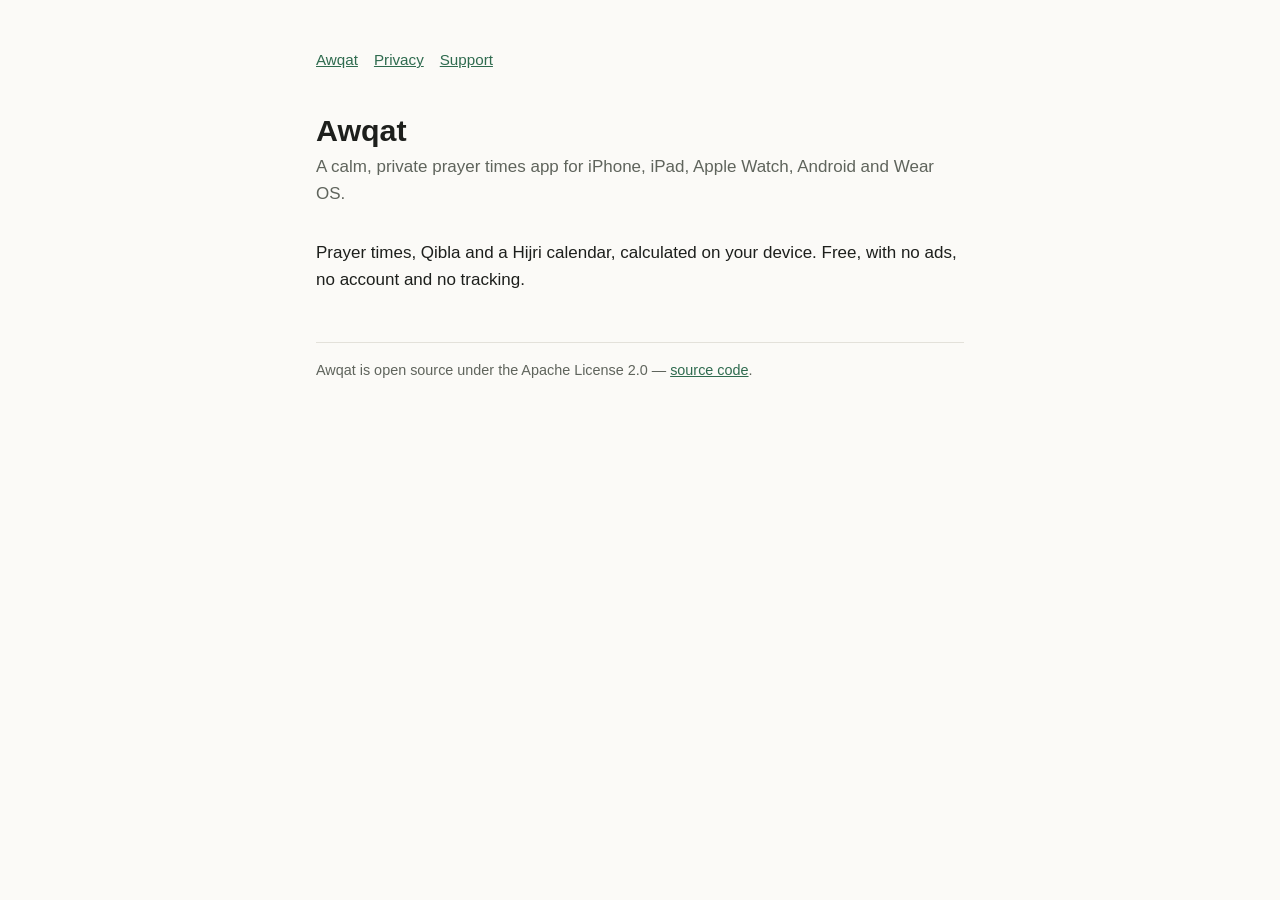
<file: docs/index.html>
<!doctype html>
<html lang="en">
<head>
<meta charset="utf-8">
<meta name="viewport" content="width=device-width, initial-scale=1">
<title>Awqat</title>
<link rel="stylesheet" href="site.css">
</head>
<body>
<main>
<nav><a href="./">Awqat</a><a href="privacy/">Privacy</a><a href="support/">Support</a></nav>
<h1>Awqat</h1>
<p class="lede">A calm, private prayer times app for iPhone, iPad, Apple Watch, Android and Wear OS.</p>
<p>Prayer times, Qibla and a Hijri calendar, calculated on your device. Free, with no ads, no account and no tracking.</p>
<footer>Awqat is open source under the Apache License 2.0 — <a href="https://github.com/fintiyabesir/salat-app">source code</a>.</footer>
</main>
</body>
</html>
</file>
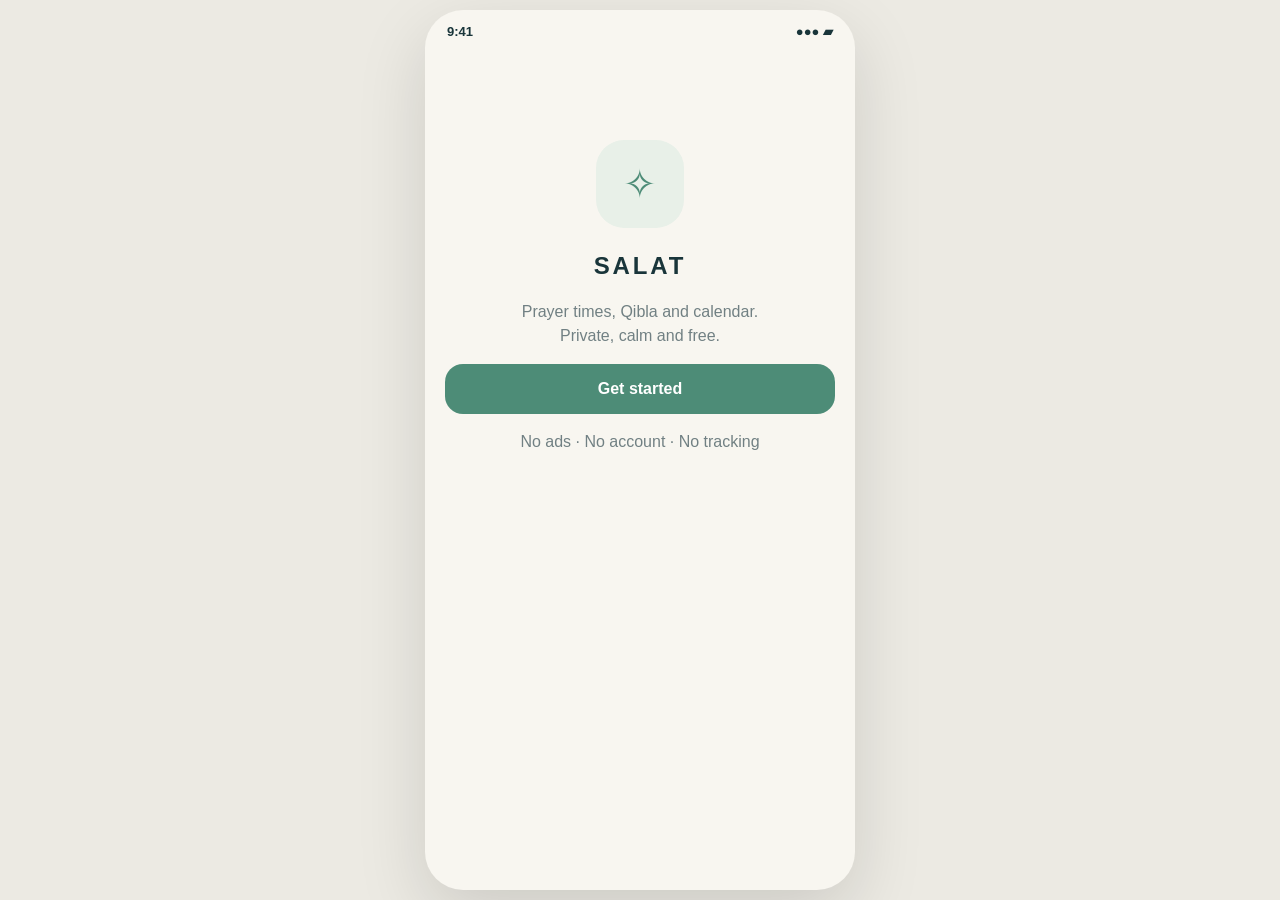
<file: prototype/index.html>
<!doctype html>
<html lang="en">
<head>
<meta charset="utf-8">
<meta name="viewport" content="width=device-width,initial-scale=1">
<title>Salat prototype</title>
<style>
:root{--bg:#f8f6f0;--card:#fffdfa;--text:#19353a;--muted:#718083;--accent:#4d8c77;--warm:#f5edda;--line:#e6e3da}*{box-sizing:border-box}body{margin:0;background:#eceae3;color:var(--text);font-family:-apple-system,BlinkMacSystemFont,"Segoe UI",sans-serif;display:grid;place-items:center;min-height:100vh}.phone{width:min(430px,100vw);height:min(880px,100vh);background:var(--bg);position:relative;overflow:hidden;border-radius:38px;box-shadow:0 24px 70px #0002}.status{height:42px;padding:14px 22px;font-size:13px;font-weight:700;display:flex;justify-content:space-between}.screen{display:none;height:calc(100% - 42px);overflow:auto;padding:18px 20px 105px}.screen.active{display:block}.center{text-align:center;padding-top:70px}.logo{width:88px;height:88px;margin:0 auto 24px;border-radius:28px;display:grid;place-items:center;background:#e8f0e8;font-size:40px;color:var(--accent)}h1{font-weight:550;letter-spacing:.12em}.muted{color:var(--muted);line-height:1.5}.btn{display:block;width:100%;border:0;border-radius:18px;padding:16px;margin-top:14px;background:var(--accent);color:white;font-weight:700;font-size:16px;cursor:pointer}.btn.secondary{background:var(--card);color:var(--text);border:1px solid var(--line)}.top{display:flex;justify-content:space-between;align-items:start}.city{font-size:24px;font-weight:750}.hero{background:linear-gradient(135deg,#eaf2e9,#fff0dc);border:1px solid var(--line);border-radius:28px;padding:24px;margin:24px 0;text-align:center}.eyebrow{font-size:11px;letter-spacing:.16em;color:var(--muted)}.hero h2{margin:8px 0 2px}.time{font-size:58px;font-weight:400}.rows{background:var(--card);border:1px solid var(--line);border-radius:24px;overflow:hidden}.row{display:flex;justify-content:space-between;padding:15px 17px;border-bottom:1px solid var(--line)}.row:last-child{border:0}.row.active{background:#fff1dc;font-weight:700}.bottom{position:absolute;left:14px;right:14px;bottom:14px;height:72px;border-radius:24px;background:#fffdfaeF;border:1px solid var(--line);display:none;justify-content:space-around;align-items:center}.nav{border:0;background:none;color:var(--muted);font-weight:650;cursor:pointer}.nav.active{color:var(--accent)}.qibla{width:280px;height:280px;border:2px solid var(--line);border-radius:50%;margin:45px auto 20px;position:relative;background:radial-gradient(circle,#fff 0 43%,#edf3eb 44%)}.arrow{position:absolute;left:50%;top:50%;height:112px;width:8px;background:var(--accent);transform-origin:50% 100%;transform:translate(-50%,-100%) rotate(151deg);clip-path:polygon(50% 0,100% 100%,0 100%)}.settings{display:grid;gap:10px}.setting{padding:17px;background:var(--card);border:1px solid var(--line);border-radius:18px;display:flex;justify-content:space-between}.back{border:0;background:none;font-size:25px;cursor:pointer;color:var(--text)}
</style>
</head>
<body>
<div class="phone"><div class="status"><span>9:41</span><span>●●● ▰</span></div>
<section id="welcome" class="screen active"><div class="center"><div class="logo">✧</div><h1>SALAT</h1><p class="muted">Prayer times, Qibla and calendar.<br>Private, calm and free.</p><button class="btn" data-go="location">Get started</button><p class="muted">No ads · No account · No tracking</p></div></section>
<section id="location" class="screen"><button class="back" data-go="welcome">‹</button><h2>Location</h2><p class="muted">Prayer times are calculated on your device. Your location is not sent to a Salat server.</p><button class="btn" data-go="today">◎ Use current location</button><button class="btn secondary" id="cityButton">⌕ Choose a city</button></section>
<section id="today" class="screen"><div class="top"><div><div class="city" id="city">Istanbul</div><div class="muted">Türkiye · locally calculated</div></div><button class="back" data-go="settings">⚙︎</button></div><div class="hero"><div class="eyebrow">NEXT PRAYER</div><h2>Maghrib</h2><div class="time">19:48</div><div class="muted">2h 14m remaining</div></div><div class="rows" id="times"></div></section>
<section id="calendar" class="screen"><div class="top"><div><div class="city">August 2026</div><div class="muted">Prayer calendar</div></div></div><h3>26 Wednesday</h3><div class="rows" id="calendarTimes"></div><h3>27 Thursday</h3><div class="rows" id="tomorrowTimes"></div></section>
<section id="qibla" class="screen"><div class="top"><div><div class="city">Qibla</div><div class="muted">Istanbul</div></div></div><div class="qibla"><div class="arrow"></div></div><div class="center" style="padding-top:0"><div class="time" style="font-size:46px">151°</div><div class="muted">toward the Kaaba</div></div></section>
<section id="settings" class="screen"><button class="back" data-go="today">‹</button><h2>Settings</h2><div class="settings"><div class="setting"><span>Location</span><b id="settingsCity">Istanbul</b></div><div class="setting"><span>Notifications</span><span>›</span></div><div class="setting"><span>Calculation & source</span><b>Turkey · Diyanet verify</b></div><div class="setting"><span>Hijri calendar</span><span>Automatic</span></div><div class="setting"><span>Language</span><span>English</span></div><div class="setting"><span>Theme</span><span>System</span></div></div></section>
<nav class="bottom" id="bottom"><button class="nav active" data-go="today">Today</button><button class="nav" data-go="calendar">Calendar</button><button class="nav" data-go="qibla">Qibla</button></nav></div>
<script>
(()=>{const times=['04:48','06:18','13:09','16:50','19:48','21:12'];const names=['Fajr','Sunrise','Dhuhr','Asr','Maghrib','Isha'];const cities=['Istanbul','Kuala Lumpur','Singapore','Jakarta'];let city=0;const $=s=>document.querySelector(s);const $$=s=>[...document.querySelectorAll(s)];function rows(values){return values.map((v,i)=>`<div class="row ${i===4?'active':''}"><span>${names[i]}</span><span>${v}</span></div>`).join('')}function render(){$('#times').innerHTML=rows(times);$('#calendarTimes').innerHTML=rows(times);$('#tomorrowTimes').innerHTML=rows(times.map((v,i)=>{let [h,m]=v.split(':').map(Number);m+=i<2?2:-1;if(m>=60){h++;m-=60}if(m<0){h--;m+=60}return `${String(h).padStart(2,'0')}:${String(m).padStart(2,'0')}`}));$('#city').textContent=cities[city];$('#settingsCity').textContent=cities[city]}function show(id){$$('.screen').forEach(x=>x.classList.toggle('active',x.id===id));const main=['today','calendar','qibla'].includes(id);$('#bottom').style.display=main?'flex':'none';$$('.nav').forEach(x=>x.classList.toggle('active',x.dataset.go===id))}document.addEventListener('click',e=>{const g=e.target.closest('[data-go]');if(g)show(g.dataset.go)});$('#cityButton').addEventListener('click',()=>{city=(city+1)%cities.length;render();show('today')});render();})();
</script>
</body></html>
</file>
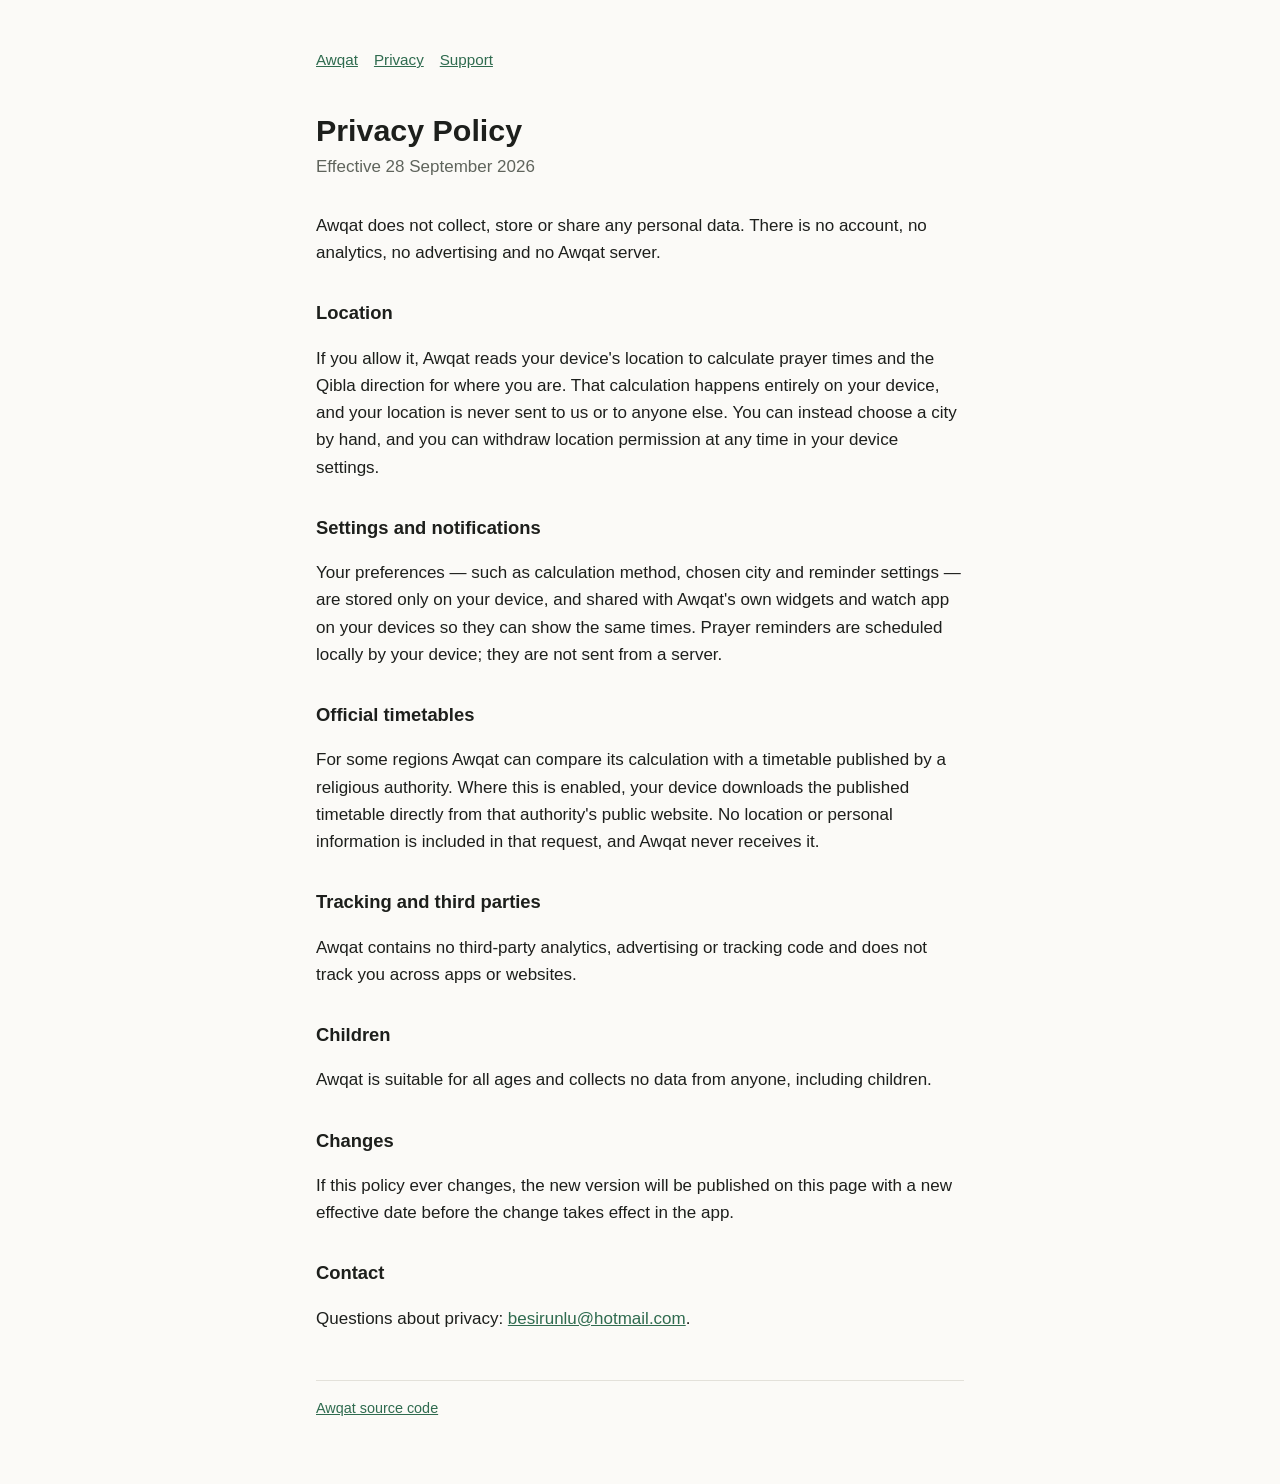
<file: docs/privacy/index.html>
<!doctype html>
<html lang="en">
<head>
<meta charset="utf-8">
<meta name="viewport" content="width=device-width, initial-scale=1">
<title>Awqat Privacy Policy</title>
<link rel="stylesheet" href="../site.css">
</head>
<body>
<main>
<nav><a href="../">Awqat</a><a href="./">Privacy</a><a href="../support/">Support</a></nav>
<h1>Privacy Policy</h1>
<p class="lede">Effective 28 September 2026</p>

<p>Awqat does not collect, store or share any personal data. There is no account, no analytics, no advertising and no Awqat server.</p>

<h2>Location</h2>
<p>If you allow it, Awqat reads your device's location to calculate prayer times and the Qibla direction for where you are. That calculation happens entirely on your device, and your location is never sent to us or to anyone else. You can instead choose a city by hand, and you can withdraw location permission at any time in your device settings.</p>

<h2>Settings and notifications</h2>
<p>Your preferences — such as calculation method, chosen city and reminder settings — are stored only on your device, and shared with Awqat's own widgets and watch app on your devices so they can show the same times. Prayer reminders are scheduled locally by your device; they are not sent from a server.</p>

<h2>Official timetables</h2>
<p>For some regions Awqat can compare its calculation with a timetable published by a religious authority. Where this is enabled, your device downloads the published timetable directly from that authority's public website. No location or personal information is included in that request, and Awqat never receives it.</p>

<h2>Tracking and third parties</h2>
<p>Awqat contains no third-party analytics, advertising or tracking code and does not track you across apps or websites.</p>

<h2>Children</h2>
<p>Awqat is suitable for all ages and collects no data from anyone, including children.</p>

<h2>Changes</h2>
<p>If this policy ever changes, the new version will be published on this page with a new effective date before the change takes effect in the app.</p>

<h2>Contact</h2>
<p>Questions about privacy: <a href="mailto:besirunlu@hotmail.com">besirunlu@hotmail.com</a>.</p>

<footer><a href="https://github.com/fintiyabesir/salat-app">Awqat source code</a></footer>
</main>
</body>
</html>
</file>
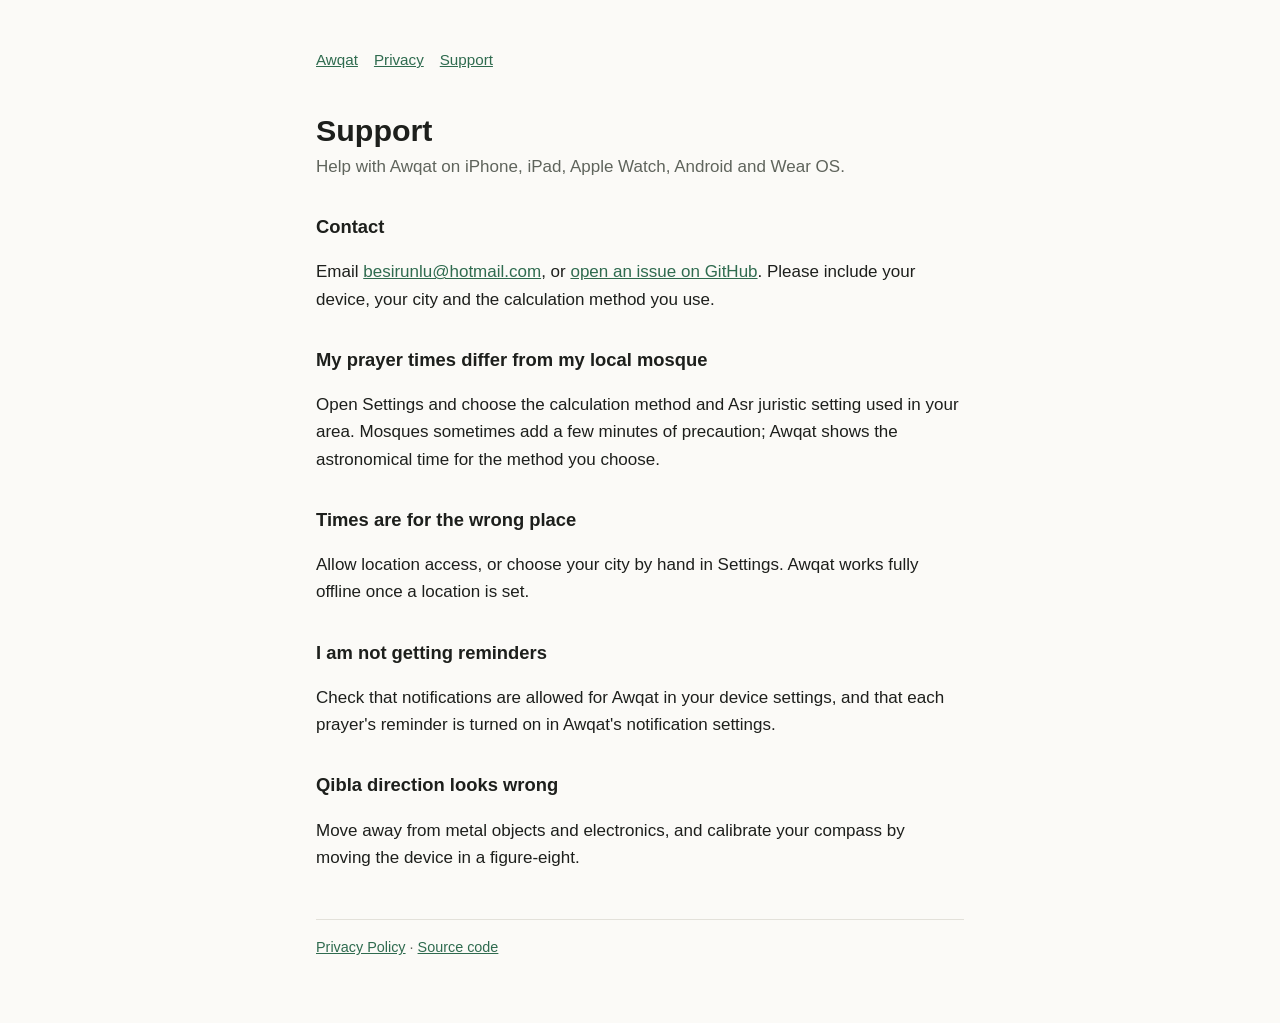
<file: docs/support/index.html>
<!doctype html>
<html lang="en">
<head>
<meta charset="utf-8">
<meta name="viewport" content="width=device-width, initial-scale=1">
<title>Awqat Support</title>
<link rel="stylesheet" href="../site.css">
</head>
<body>
<main>
<nav><a href="../">Awqat</a><a href="../privacy/">Privacy</a><a href="./">Support</a></nav>
<h1>Support</h1>
<p class="lede">Help with Awqat on iPhone, iPad, Apple Watch, Android and Wear OS.</p>

<h2>Contact</h2>
<p>Email <a href="mailto:besirunlu@hotmail.com">besirunlu@hotmail.com</a>, or <a href="https://github.com/fintiyabesir/salat-app/issues">open an issue on GitHub</a>. Please include your device, your city and the calculation method you use.</p>

<h2>My prayer times differ from my local mosque</h2>
<p>Open Settings and choose the calculation method and Asr juristic setting used in your area. Mosques sometimes add a few minutes of precaution; Awqat shows the astronomical time for the method you choose.</p>

<h2>Times are for the wrong place</h2>
<p>Allow location access, or choose your city by hand in Settings. Awqat works fully offline once a location is set.</p>

<h2>I am not getting reminders</h2>
<p>Check that notifications are allowed for Awqat in your device settings, and that each prayer's reminder is turned on in Awqat's notification settings.</p>

<h2>Qibla direction looks wrong</h2>
<p>Move away from metal objects and electronics, and calibrate your compass by moving the device in a figure-eight.</p>

<footer><a href="../privacy/">Privacy Policy</a> · <a href="https://github.com/fintiyabesir/salat-app">Source code</a></footer>
</main>
</body>
</html>
</file>
<file: docs/site.css>
:root { --bg: #fbfaf7; --fg: #1d1f1c; --muted: #5f645c; --accent: #2f6b4f; --rule: #e3e1da; }
@media (prefers-color-scheme: dark) {
  :root { --bg: #141614; --fg: #ecebe6; --muted: #a3a79e; --accent: #7cc4a0; --rule: #2a2d29; }
}
* { box-sizing: border-box; }
body { margin: 0; background: var(--bg); color: var(--fg);
  font: 17px/1.6 -apple-system, BlinkMacSystemFont, "Segoe UI", Roboto, sans-serif; }
main { max-width: 680px; margin: 0 auto; padding: 48px 16px 64px; }
h1 { font-size: 1.9rem; line-height: 1.2; margin: 0 0 4px; }
h2 { font-size: 1.15rem; margin: 2rem 0 .4rem; }
.lede { color: var(--muted); margin: 0 0 2rem; }
a { color: var(--accent); }
nav { font-size: .95rem; margin-bottom: 2.5rem; }
nav a { margin-right: 1rem; }
footer { margin-top: 3rem; padding-top: 1rem; border-top: 1px solid var(--rule); color: var(--muted); font-size: .9rem; }
</file>
